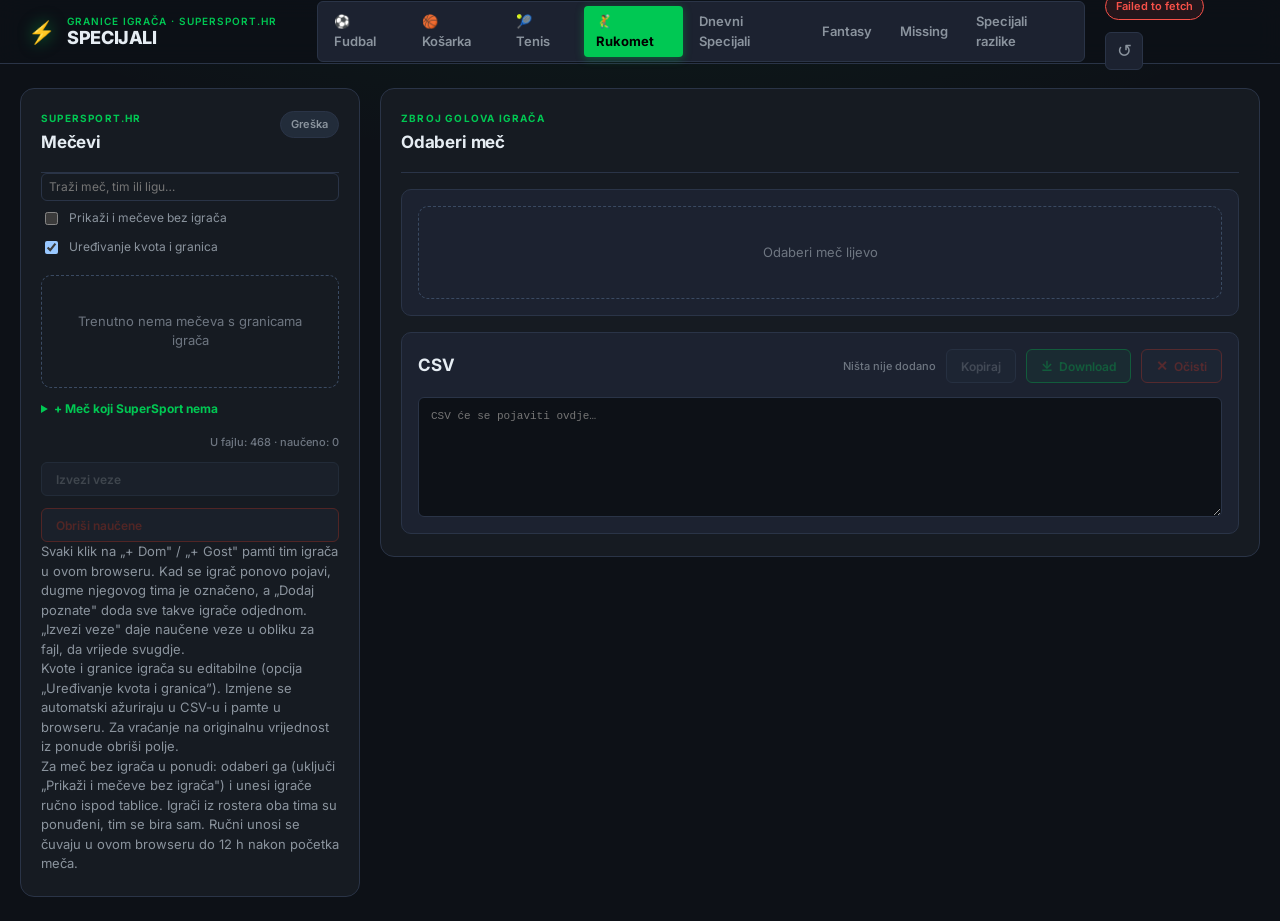
<file: handball.html>
<!doctype html>
<html lang="en">
  <head>
    <meta charset="utf-8">
    <meta name="viewport" content="width=device-width, initial-scale=1">
    <title>SPECIJALI — Rukomet</title>
    <meta name="description" content="Granice golova rukometnih igrača sa SuperSport.hr i CSV za njih.">
    <link rel="icon" type="image/svg+xml" href="./favicon.svg">
    <link rel="preconnect" href="https://fonts.googleapis.com">
    <link rel="preconnect" href="https://fonts.gstatic.com" crossorigin>
    <link href="https://fonts.googleapis.com/css2?family=Inter:wght@400;500;600;700;800&display=swap" rel="stylesheet">
    <link rel="stylesheet" href="./styles.css">
  </head>
  <body>
    <div class="app-root">
      <header class="topbar" aria-labelledby="app-title">
        <div class="topbar-brand">
          <span class="brand-icon" aria-hidden="true">⚡</span>
          <div>
            <span class="brand-tag">granice igrača · supersport.hr</span>
            <h1 id="app-title" class="brand-name">SPECIJALI</h1>
          </div>
        </div>
        <nav class="sports-nav">
          <a href="index.html" class="sport-link">⚽ Fudbal</a>
          <a href="basketball.html" class="sport-link">🏀 Košarka</a>
          <a href="tennis.html" class="sport-link">🎾 Tenis</a>
          <a href="handball.html" class="sport-link is-active">🤾 Rukomet</a>
          <a href="daily-specials.html" class="sport-link">Dnevni Specijali</a>
          <a href="fantasy.html" class="sport-link">Fantasy</a>
          <a href="missing.html" class="sport-link">Missing</a>
          <a href="specials-diff.html" class="sport-link">Specijali razlike</a>
        </nav>
        <div class="topbar-controls">
          <div id="status" class="status-pill" role="status">Starting…</div>
          <button id="refresh-button" class="icon-btn" type="button" title="Osvježi ponudu" aria-label="Osvježi ponudu">
            <span aria-hidden="true">↺</span>
          </button>
        </div>
      </header>

      <main class="workspace daily-workspace">
        <aside class="sidebar daily-sidebar" aria-labelledby="events-title">
          <div class="panel-head">
            <div>
              <span class="eyebrow">SuperSport.hr</span>
              <h2 id="events-title" class="panel-title">Mečevi</h2>
            </div>
            <div id="events-status" class="status-pill" role="status">Učitavanje…</div>
          </div>

          <input id="fixture-search" class="daily-team-input handball-search" type="search" placeholder="Traži meč, tim ili ligu…" autocomplete="off">

          <label class="handball-toggle">
            <input id="show-all-fixtures" type="checkbox">
            <span>Prikaži i mečeve bez igrača</span>
          </label>
          <label class="handball-toggle">
            <input id="editable-odds" type="checkbox" checked>
            <span>Uređivanje kvota i granica</span>
          </label>

          <div id="fixture-list" class="daily-events-list"></div>

          <details class="handball-manual-fixture">
            <summary>+ Meč koji SuperSport nema</summary>
            <form id="manual-fixture-form" class="handball-manual-fixture-form">
              <input id="manual-home" class="daily-team-input" list="team-options" placeholder="Domaćin" required>
              <input id="manual-away" class="daily-team-input" list="team-options" placeholder="Gost" required>
              <input id="manual-start" class="daily-team-input" type="datetime-local" required>
              <button class="action-btn action-btn--secondary" type="submit">Dodaj meč</button>
            </form>
            <datalist id="team-options"></datalist>
          </details>

          <div class="daily-controls">
            <div id="teams-status" class="csv-status-text" role="status"></div>
            <button id="export-teams-button" class="action-btn action-btn--secondary" type="button" disabled>Izvezi veze</button>
            <button id="clear-teams-button" class="action-btn action-btn--danger" type="button" disabled>Obriši naučene</button>
          </div>
          <p class="fantasy-note">
            Svaki klik na „+ Dom" / „+ Gost" pamti tim igrača u ovom browseru. Kad se igrač ponovo pojavi,
            dugme njegovog tima je označeno, a „Dodaj poznate" doda sve takve igrače odjednom.
            „Izvezi veze" daje naučene veze u obliku za fajl, da vrijede svugdje.
          </p>
          <p class="fantasy-note">
            Kvote i granice igrača su editabilne (opcija „Uređivanje kvota i granica”). Izmjene se automatski
            ažuriraju u CSV-u i pamte u browseru. Za vraćanje na originalnu vrijednost iz ponude obriši polje.
          </p>
          <p class="fantasy-note">
            Za meč bez igrača u ponudi: odaberi ga (uključi „Prikaži i mečeve bez igrača") i unesi
            igrače ručno ispod tablice. Igrači iz rostera oba tima su ponuđeni, tim se bira sam.
            Ručni unosi se čuvaju u ovom browseru do 12 h nakon početka meča.
          </p>
        </aside>

        <section class="markets-panel daily-panel" aria-labelledby="players-title">
          <div class="panel-head">
            <div>
              <span class="eyebrow">Zbroj golova igrača</span>
              <h2 id="players-title" class="panel-title">Odaberi meč</h2>
            </div>
            <div class="panel-head-right">
              <div id="datetime-display" class="datetime-display" aria-live="off"></div>
            </div>
          </div>

          <div class="daily-grid">
            <div class="daily-section">
              <div id="players-table-wrap">
                <div class="empty-state">
                  <span class="empty-icon">🤾</span>
                  <span>Odaberi meč lijevo</span>
                </div>
              </div>
            </div>

            <div class="daily-section">
              <div class="daily-section-head">
                <h3 class="panel-title">CSV</h3>
                <div class="daily-csv-actions">
                  <div id="csv-status" class="csv-status-text" role="status">Ništa nije dodano</div>
                  <button id="copy-csv-button" class="action-btn action-btn--secondary" type="button" disabled>Kopiraj</button>
                  <button id="download-csv-button" class="action-btn action-btn--primary" type="button" disabled>
                    <span class="btn-icon">⤓</span> Download
                  </button>
                  <button id="clear-csv-button" class="action-btn action-btn--danger" type="button" disabled>
                    <span class="btn-icon">✕</span> Očisti
                  </button>
                </div>
              </div>
              <textarea id="csv-output" class="csv-output daily-csv-output" spellcheck="false" readonly placeholder="CSV će se pojaviti ovdje…"></textarea>
            </div>
          </div>
        </section>
      </main>
    </div>

    <script type="module" src="./js/handball_main.js"></script>
  </body>
</html>
</file>
<file: styles.css>
/* ─────────────────────────────────────────
   Design tokens — dark sportsbook palette
───────────────────────────────────────── */
:root {
  color-scheme: dark;

  /* Backgrounds */
  --bg:           #0d1117;
  --surface:      #161b22;
  --surface-2:    #1c2230;
  --surface-3:    #222c3a;

  /* Borders */
  --line:         #2a3447;
  --line-bright:  #3a4a62;

  /* Text */
  --text:         #e6edf3;
  --text-2:       #8b949e;
  --text-3:       #6e7681;

  /* Accent — vivid green (sportsbook primary) */
  --accent:       #00c853;
  --accent-dark:  #00a040;
  --accent-glow:  rgba(0, 200, 83, 0.18);

  /* Red for odds / danger */
  --red:          #f85149;
  --red-dark:     #c93c35;

  /* Gold for highlight chips */
  --gold:         #f0b429;

  /* Focus */
  --focus:        rgba(0, 200, 83, 0.35);

  /* Radius */
  --r-sm: 6px;
  --r-md: 10px;
  --r-lg: 14px;

  /* Transitions */
  --t: 0.15s ease;
}

/* ─── Reset ─── */
*, *::before, *::after { box-sizing: border-box; }

body {
  margin: 0;
  min-height: 100vh;
  background: var(--bg);
  background-image:
    radial-gradient(ellipse 80% 40% at 50% -10%, rgba(0,200,83,0.07) 0%, transparent 70%);
  color: var(--text);
  font-family: 'Inter', Arial, Helvetica, sans-serif;
  font-size: 14px;
  line-height: 1.5;
  -webkit-font-smoothing: antialiased;
}

/* ─── App root ─── */
.app-root {
  display: flex;
  flex-direction: column;
  min-height: 100vh;
}

/* ═══════════════════════════════════════
   TOP BAR
═══════════════════════════════════════ */
.topbar {
  position: sticky;
  top: 0;
  z-index: 100;
  display: flex;
  align-items: center;
  gap: 20px;
  padding: 0 28px;
  height: 64px;
  background: rgba(13, 17, 23, 0.92);
  border-bottom: 1px solid var(--line);
  -webkit-backdrop-filter: blur(12px);
  backdrop-filter: blur(12px);
}

.topbar-brand {
  display: flex;
  align-items: center;
  gap: 12px;
  flex-shrink: 0;
}

.brand-icon {
  font-size: 22px;
  line-height: 1;
  filter: drop-shadow(0 0 8px rgba(0,200,83,0.6));
}

.brand-tag {
  display: block;
  font-size: 10px;
  font-weight: 600;
  letter-spacing: 0.1em;
  text-transform: uppercase;
  color: var(--accent);
  line-height: 1;
  margin-bottom: 3px;
}

.brand-name {
  margin: 0;
  font-size: 18px;
  font-weight: 800;
  letter-spacing: -0.02em;
  color: var(--text);
  line-height: 1;
}

.topbar-controls {
  display: flex;
  align-items: center;
  gap: 12px;
  margin-left: auto;
  flex-wrap: wrap;
}

/* ─── Icon button ─── */
.icon-btn {
  width: 38px;
  height: 38px;
  border: 1px solid var(--line);
  border-radius: var(--r-sm);
  background: var(--surface-2);
  color: var(--text-2);
  cursor: pointer;
  font-size: 18px;
  display: grid;
  place-items: center;
  transition: border-color var(--t), color var(--t), background var(--t);
  flex-shrink: 0;
}

.icon-btn:hover {
  border-color: var(--accent);
  color: var(--accent);
  background: var(--accent-glow);
}

.icon-btn:focus-visible {
  outline: 2px solid var(--focus);
  outline-offset: 2px;
}

/* ═══════════════════════════════════════
   WORKSPACE (sidebar + main)
═══════════════════════════════════════ */
.workspace {
  display: grid;
  grid-template-columns: 300px 1fr;
  gap: 0;
  flex: 1;
  max-width: 1440px;
  width: 100%;
  margin: 0 auto;
  padding: 24px 20px;
  gap: 20px;
  align-items: start;
}

/* ─── Shared panel base ─── */
.sidebar,
.markets-panel {
  background: var(--surface);
  border: 1px solid var(--line);
  border-radius: var(--r-lg);
  padding: 22px 20px;
}

.markets-panel {
  overflow: hidden;
}

.sidebar {
  position: sticky;
  top: 24px;
  max-height: calc(100vh - 48px);
  overflow-y: auto;
}

/* ─── Sidebar CSV preview ─── */
.csv-preview-divider {
  border: none;
  border-top: 1px solid var(--line);
  margin: 20px 0;
}

.csv-preview-content {
  margin: 0;
  padding: 10px 12px;
  background: var(--surface-2);
  border: 1px solid var(--line);
  border-radius: var(--r-sm);
  font-family: "Courier New", monospace;
  font-size: 11px;
  line-height: 1.5;
  color: var(--accent);
  white-space: pre;
  overflow-x: auto;
  overflow-y: auto;
  max-height: 320px;
}

/* ─── Panel heading area ─── */
.panel-head {
  display: flex;
  align-items: flex-start;
  justify-content: space-between;
  gap: 12px;
  padding-bottom: 16px;
  border-bottom: 1px solid var(--line);
}

.panel-head-right {
  display: flex;
  flex-direction: column;
  align-items: flex-end;
  gap: 6px;
}

.datetime-display {
  font-size: 11px;
  font-variant-numeric: tabular-nums;
  color: var(--text-2);
  letter-spacing: 0.03em;
}

.eyebrow {
  display: block;
  margin: 0 0 4px;
  font-size: 10px;
  font-weight: 700;
  letter-spacing: 0.12em;
  text-transform: uppercase;
  color: var(--accent);
}

.panel-title {
  margin: 0;
  font-size: 17px;
  font-weight: 700;
  letter-spacing: -0.01em;
  color: var(--text);
}

/* ─── Status pills ─── */
.status-pill {
  display: inline-flex;
  align-items: center;
  padding: 4px 10px;
  border-radius: 20px;
  background: var(--surface-3);
  border: 1px solid var(--line);
  color: var(--text-2);
  font-size: 11px;
  font-weight: 600;
  white-space: nowrap;
  text-align: center;
  min-width: 0;
  transition: color var(--t);
}

.status-pill.is-error {
  border-color: var(--red);
  color: var(--red);
  background: rgba(248, 81, 73, 0.1);
}

/* ─── Fields / selects ─── */
.field {
  display: grid;
  gap: 7px;
}

.field-label {
  font-size: 11px;
  font-weight: 700;
  letter-spacing: 0.06em;
  text-transform: uppercase;
  color: var(--text-3);
}

.field--inline {
  display: flex;
  align-items: center;
  gap: 10px;
}

.field--inline .field-label {
  white-space: nowrap;
}

select {
  width: 100%;
  min-height: 40px;
  border: 1px solid var(--line);
  border-radius: var(--r-sm);
  background: var(--surface-2);
  color: var(--text);
  font-family: inherit;
  font-size: 14px;
  font-weight: 500;
  padding: 8px 12px;
  cursor: pointer;
  transition: border-color var(--t);
  appearance: auto;
}

select:focus {
  outline: 2px solid var(--focus);
  outline-offset: 2px;
  border-color: var(--accent);
}

select:disabled {
  color: var(--text-3);
  background: var(--surface);
  cursor: not-allowed;
  opacity: 0.6;
}

option,
optgroup {
  color: #111;
  background: #fff;
}

#competition-select {
  border-color: var(--line-bright);
  box-shadow: 0 0 0 1px var(--line-bright);
}

#competition-select:hover:not(:disabled) {
  border-color: var(--accent);
  box-shadow: 0 0 0 1px var(--accent), 0 0 8px var(--accent-glow);
}

/* ─── Specijali odds filter ─── */
.specijali-filter {
  display: flex;
  align-items: center;
  gap: 8px;
  margin-top: 12px;
}

.odds-range-input {
  width: 80px;
  height: 32px;
  padding: 0 8px;
  border: 1px solid var(--line-bright);
  border-radius: var(--r-sm);
  background: var(--surface-2);
  color: var(--text);
  font-family: inherit;
  font-size: 13px;
  transition: border-color var(--t);
}

.odds-range-input:focus {
  outline: none;
  border-color: var(--accent);
}

.odds-range-input::placeholder {
  color: var(--text-3);
}

.event-rewrite-input {
  width: 260px;
  height: 32px;
  padding: 0 10px;
  border: 1px solid var(--line-bright);
  border-radius: var(--r-sm);
  background: var(--surface-2);
  color: var(--text);
  font-family: inherit;
  font-size: 13px;
  transition: border-color var(--t), box-shadow var(--t);
}

.event-rewrite-input:focus {
  outline: none;
  border-color: var(--accent);
}

.event-rewrite-input.is-invalid {
  border-color: var(--red);
  box-shadow: 0 0 0 2px rgba(248, 81, 73, 0.2);
}

.event-rewrite-input.is-invalid:focus {
  border-color: var(--red);
  box-shadow: 0 0 0 2px rgba(248, 81, 73, 0.4);
}

.info-btn {
  background: none;
  border: none;
  color: var(--text-3);
  cursor: pointer;
  font-size: 15px;
  padding: 0;
  display: inline-flex;
  align-items: center;
  justify-content: center;
  width: 20px;
  height: 20px;
  transition: color var(--t);
  flex-shrink: 0;
}

.info-btn:hover {
  color: var(--accent);
}

.event-rewrite-input::placeholder {
  color: var(--text-3);
}

/* Daily specials */
.daily-workspace {
  grid-template-columns: 340px 1fr;
  max-width: 1600px;
}

.daily-sidebar {
  top: 88px;
}

.daily-panel {
  min-width: 0;
}

.daily-controls {
  display: grid;
  gap: 12px;
  padding-top: 16px;
}

.daily-time-grid,
.daily-form-grid,
.daily-duel-grid {
  display: grid;
  gap: 12px;
}

.daily-time-grid {
  grid-template-columns: 1fr 1fr;
}

.daily-form-grid {
  grid-template-columns: minmax(180px, 1.2fr) minmax(180px, 1fr) minmax(160px, 0.9fr);
}

.daily-duel-grid {
  grid-template-columns: 1fr 1fr;
}

.daily-input {
  width: 100%;
  min-height: 40px;
  border: 1px solid var(--line);
  border-radius: var(--r-sm);
  background: var(--surface-2);
  color: var(--text);
  font: inherit;
  padding: 8px 12px;
}

.daily-input:focus {
  outline: 2px solid var(--focus);
  outline-offset: 2px;
  border-color: var(--accent);
}

.daily-events-list {
  display: grid;
  gap: 8px;
  margin-top: 18px;
}

.daily-competition-list {
  display: grid;
  gap: 8px;
  max-height: 260px;
  overflow-y: auto;
  padding: 8px;
  border: 1px solid var(--line);
  border-radius: var(--r-sm);
  background: var(--surface-2);
}

.daily-competition-category {
  margin: 6px 0 4px;
  color: var(--accent);
  font-size: 10px;
  font-weight: 800;
  letter-spacing: 0.08em;
  text-transform: uppercase;
}

.daily-competition-row {
  display: grid;
  grid-template-columns: 16px 1fr;
  gap: 8px;
  align-items: start;
  padding: 6px 4px;
  border-radius: var(--r-sm);
  color: var(--text-2);
  font-size: 12px;
  cursor: pointer;
}

.daily-competition-row:hover {
  background: var(--surface-3);
  color: var(--text);
}

.daily-competition-row input {
  margin-top: 2px;
  accent-color: var(--accent);
}

.daily-event-row {
  display: grid;
  grid-template-columns: 18px 1fr;
  gap: 4px 10px;
  align-items: start;
  padding: 10px 12px;
  border: 1px solid var(--line);
  border-radius: var(--r-sm);
  background: var(--surface-2);
  cursor: pointer;
}

.daily-event-row:hover {
  border-color: var(--line-bright);
}

.daily-event-row input {
  grid-row: 1 / span 2;
  margin-top: 3px;
  accent-color: var(--accent);
}

.daily-event-main {
  color: var(--text);
  font-size: 13px;
  font-weight: 700;
  line-height: 1.3;
}

.daily-event-meta {
  color: var(--text-3);
  font-size: 11px;
  font-variant-numeric: tabular-nums;
}

.daily-team-edit {
  grid-column: 2;
  display: grid;
  grid-template-columns: 1fr 1fr;
  gap: 8px;
  margin-top: 5px;
}

.daily-team-input,
.daily-odds-edit {
  min-width: 0;
  border: 1px solid var(--line);
  border-radius: var(--r-sm);
  background: var(--surface);
  color: var(--text);
  font: inherit;
}

.daily-team-input {
  height: 28px;
  padding: 4px 7px;
  font-size: 12px;
}

.daily-team-input:focus,
.daily-odds-edit:focus {
  outline: 2px solid var(--focus);
  outline-offset: 1px;
  border-color: var(--accent);
}

.daily-odds-edit {
  width: 72px;
  height: 28px;
  padding: 3px 6px;
  color: var(--accent);
  font-size: 12px;
  font-weight: 800;
  text-align: center;
  font-variant-numeric: tabular-nums;
}

.daily-grid {
  display: grid;
  grid-template-columns: minmax(0, 1fr);
  gap: 16px;
  padding-top: 16px;
}

.daily-section {
  display: grid;
  gap: 14px;
  padding: 16px;
  border: 1px solid var(--line);
  border-radius: var(--r-md);
  background: var(--surface-2);
}

.daily-section-head {
  display: flex;
  align-items: center;
  justify-content: space-between;
  gap: 12px;
}

.daily-table {
  width: 100%;
  border-collapse: collapse;
  font-size: 13px;
}

.daily-table th,
.daily-table td {
  padding: 8px 10px;
  border-bottom: 1px solid var(--line);
  text-align: left;
  vertical-align: middle;
}

.daily-table th {
  color: var(--text-3);
  font-size: 11px;
  font-weight: 800;
  letter-spacing: 0.06em;
  text-transform: uppercase;
}

.daily-table td:nth-child(n+2):nth-child(-n+4) {
  font-variant-numeric: tabular-nums;
  color: var(--accent);
  font-weight: 800;
}

.handball-table td:nth-child(2) {
  color: var(--text);
  font-weight: normal;
}

.handball-table td:nth-child(n+3):nth-child(-n+5) {
  font-variant-numeric: tabular-nums;
  color: var(--accent);
  font-weight: 800;
}

.handball-check-th,
.handball-check-td {
  width: 38px;
  text-align: center;
  padding-left: 6px !important;
  padding-right: 6px !important;
}

.handball-player-check,
.handball-check-all {
  width: 16px;
  height: 16px;
  margin: 0;
  accent-color: var(--accent);
  cursor: pointer;
  vertical-align: middle;
}

.daily-table tr.is-muted td {
  color: var(--text-3);
}

.daily-table tr.is-muted .daily-team-input,
.daily-table tr.is-muted .daily-odds-edit {
  opacity: 0.5;
}

.daily-multi {
  min-height: 132px;
}

.daily-player-preview {
  min-height: 0;
}

.daily-preview-odds {
  display: flex;
  align-items: center;
  gap: 6px 14px;
  flex-wrap: wrap;
  padding: 8px 10px;
  border: 1px solid var(--line);
  border-radius: var(--r-sm);
  background: var(--surface);
  font-size: 12px;
}

.daily-preview-label {
  color: var(--text-3);
  font-size: 10px;
  font-weight: 800;
  letter-spacing: 0.04em;
  text-transform: uppercase;
}

.daily-preview-value {
  color: var(--accent);
  font-weight: 700;
  font-size: 14px;
  margin-right: 8px;
}

.daily-preview-error {
  padding: 6px 10px;
  font-size: 11px;
  color: var(--text-3);
}

.daily-added-list {
  display: grid;
  gap: 8px;
}

.daily-added-row {
  display: flex;
  align-items: center;
  justify-content: space-between;
  gap: 10px;
  padding: 9px 10px;
  border: 1px solid var(--line);
  border-radius: var(--r-sm);
  background: var(--surface);
  color: var(--text-2);
  font-size: 12px;
}

.daily-added-row > span {
  min-width: 0;
  flex: 1;
}

.daily-added-editor {
  display: flex;
  align-items: center;
  gap: 8px;
  flex-wrap: wrap;
}

.daily-added-editor > span {
  min-width: 180px;
  color: var(--text);
  font-weight: 700;
}

.daily-added-editor label {
  display: inline-flex;
  align-items: center;
  gap: 4px;
  color: var(--text-3);
  font-size: 10px;
  font-weight: 800;
  letter-spacing: 0.04em;
}

.daily-added-row.is-error {
  border-color: rgba(248, 81, 73, 0.45);
  color: var(--red);
}

.daily-csv-actions {
  display: flex;
  align-items: center;
  gap: 10px;
  flex-wrap: wrap;
}

.daily-csv-output {
  min-height: 260px;
}

.fantasy-select-actions {
  display: flex;
  gap: 8px;
  margin-bottom: 10px;
}

.fantasy-select-actions .action-btn {
  flex: 1;
}

.fantasy-note {
  color: var(--text-2);
  font-size: 13px;
  line-height: 1.5;
  margin: 0;
}

.fantasy-table-wrap {
  overflow-x: auto;
}

.fantasy-table {
  min-width: 720px;
}

.fantasy-points-cell {
  font-weight: 700;
  color: var(--accent);
}

@media (max-width: 980px) {
  .daily-workspace,
  .workspace {
    grid-template-columns: 1fr;
  }

  .daily-sidebar,
  .sidebar {
    position: static;
    max-height: none;
  }

  .daily-form-grid,
  .daily-duel-grid {
    grid-template-columns: 1fr;
  }
}

.specijali-filter-sep {
  color: var(--text-3);
  font-size: 13px;
}

.soccer-xg-panel {
  display: flex;
  align-items: center;
  justify-content: space-between;
  gap: 14px;
  margin-top: 12px;
  padding: 10px 14px;
  border: 1px solid var(--line);
  border-radius: var(--r-md);
  background: var(--surface-2);
}

.soccer-xg-panel[hidden] {
  display: none;
}

.xg-panel-head {
  display: flex;
  align-items: center;
  gap: 10px;
  min-width: 0;
}

.xg-panel-note {
  color: var(--text-3);
  font-size: 12px;
  white-space: nowrap;
}

.xg-values {
  display: flex;
  align-items: stretch;
  gap: 8px;
  min-width: 0;
}

.xg-team {
  display: grid;
  grid-template-columns: minmax(72px, 1fr) auto;
  align-items: center;
  gap: 10px;
  min-width: 150px;
  max-width: 260px;
  padding: 7px 10px;
  border: 1px solid var(--line);
  border-radius: var(--r-sm);
  background: var(--surface);
}

.xg-team-name {
  overflow: hidden;
  color: var(--text-2);
  font-size: 12px;
  font-weight: 700;
  text-overflow: ellipsis;
  white-space: nowrap;
}

.xg-team strong {
  color: var(--accent);
  font-size: 16px;
  font-weight: 800;
  line-height: 1;
}

.xg-team--rho {
  min-width: 88px;
}

.world-cup-period-offer-panel {
  display: flex;
  flex-direction: column;
  gap: 10px;
  margin-top: 12px;
  padding: 12px 14px;
  border: 1px solid var(--line);
  border-radius: var(--r-md);
  background: var(--surface-2);
}

.world-cup-period-offer-panel[hidden] {
  display: none;
}

.period-offer-head {
  display: flex;
  align-items: center;
  gap: 10px;
  min-width: 0;
}

.period-offer-grid {
  display: grid;
  grid-template-columns: repeat(4, minmax(180px, 1fr));
  gap: 10px;
}

.period-offer-card {
  display: flex;
  flex-direction: column;
  gap: 8px;
  min-width: 0;
  padding: 10px;
  border: 1px solid var(--line);
  border-radius: var(--r-sm);
  background: var(--surface);
}

.period-offer-card-head {
  display: flex;
  align-items: baseline;
  justify-content: space-between;
  gap: 8px;
}

.period-offer-card-head strong {
  color: var(--text);
  font-size: 13px;
  line-height: 1.2;
}

.period-offer-card-head span {
  color: var(--text-3);
  font-size: 11px;
  white-space: nowrap;
}

.period-offer-actions {
  display: flex;
  flex-direction: column;
  gap: 6px;
}

.period-offer-odd {
  display: grid;
  grid-template-columns: minmax(0, 1fr) auto 28px;
  align-items: center;
  gap: 8px;
}

.period-offer-odd-label {
  overflow: hidden;
  color: var(--text-2);
  font-size: 12px;
  font-weight: 700;
  text-overflow: ellipsis;
  white-space: nowrap;
}

.period-offer-price {
  color: var(--accent);
  font-size: 14px;
  font-weight: 800;
  line-height: 1;
}

.period-offer-add {
  width: 28px;
  height: 28px;
  min-width: 28px;
  padding: 0;
}

.market-card--custom-special {
  border-color: rgba(0, 204, 91, 0.45);
  background: linear-gradient(90deg, rgba(0, 204, 91, 0.08), rgba(0, 204, 91, 0.02)), var(--surface-2);
}

.custom-special-badge {
  padding: 3px 7px;
  border: 1px solid rgba(0, 204, 91, 0.45);
  border-radius: var(--r-sm);
  color: var(--accent);
  font-size: 11px;
  font-weight: 800;
  text-transform: uppercase;
  white-space: nowrap;
}

.odd-button--custom-special {
  border-color: rgba(0, 204, 91, 0.35);
}

/* ─── Margin / odds adjustment control ─── */
.margin-control {
  display: flex;
  align-items: center;
  gap: 10px;
  padding: 10px 14px;
  background: var(--surface-2);
  border: 1px solid var(--line);
  border-radius: var(--r-md);
  margin-bottom: 10px;
  flex-wrap: wrap;
}

.margin-radio {
  display: flex;
  align-items: center;
  gap: 5px;
  font-size: 13px;
  color: var(--text);
  cursor: pointer;
  -webkit-user-select: none;
  user-select: none;
}

.margin-radio input[type="radio"] {
  accent-color: var(--accent);
  width: 14px;
  height: 14px;
  cursor: pointer;
}

.margin-pct-input {
  width: 72px;
  padding: 5px 8px;
  background: var(--surface-3);
  border: 1px solid var(--line-bright);
  border-radius: var(--r-sm);
  color: var(--text);
  font-size: 13px;
  font-family: inherit;
  text-align: right;
}

.margin-pct-input:focus {
  outline: 2px solid var(--focus);
  outline-offset: 1px;
  border-color: var(--accent);
}

.margin-pct-input::placeholder {
  color: var(--text-3);
}

/* ─── Market search ─── */
.market-search-wrap {
  margin-top: 12px;
}

.market-search-input {
  width: 100%;
  padding: 8px 12px;
  background: var(--surface-2);
  border: 1px solid var(--line-bright);
  border-radius: var(--r-md);
  color: var(--text);
  font-size: 13px;
  font-family: inherit;
}

.market-search-input:focus {
  outline: 2px solid var(--focus);
  outline-offset: 1px;
  border-color: var(--accent);
}

.market-search-input::placeholder {
  color: var(--text-3);
}

/* ═══════════════════════════════════════
   MARKET TABS
═══════════════════════════════════════ */
.market-tabs {
  display: flex;
  gap: 6px;
  margin-top: 20px;
  padding: 4px;
  background: var(--surface-2);
  border: 1px solid var(--line);
  border-radius: var(--r-md);
}

.market-tab {
  flex: 1;
  padding: 8px 12px;
  border: none;
  border-radius: var(--r-sm);
  background: transparent;
  color: var(--text-2);
  cursor: pointer;
  font-family: inherit;
  font-size: 12px;
  font-weight: 600;
  letter-spacing: 0.03em;
  transition: color var(--t), background var(--t);
  white-space: nowrap;
}

.market-tab:hover {
  color: var(--text);
  background: var(--surface-3);
}

.market-tab.is-active {
  background: var(--accent);
  color: #000;
  font-weight: 700;
  box-shadow: 0 2px 8px rgba(0,200,83,0.35);
}

.market-tab:focus-visible {
  outline: 2px solid var(--focus);
  outline-offset: 1px;
}

/* ═══════════════════════════════════════
   CSV PANEL
═══════════════════════════════════════ */
.csv-panel {
  display: grid;
  gap: 10px;
  margin-top: 18px;
  padding: 14px;
  background: var(--surface-2);
  border: 1px solid var(--line);
  border-radius: var(--r-md);
}

.csv-actions {
  display: flex;
  align-items: center;
  gap: 8px;
  flex-wrap: wrap;
}

/* ─── Action buttons ─── */
.action-btn {
  display: inline-flex;
  align-items: center;
  gap: 6px;
  min-height: 34px;
  padding: 6px 14px;
  border: 1px solid var(--line-bright);
  border-radius: var(--r-sm);
  background: var(--surface-3);
  color: var(--text-2);
  font-family: inherit;
  font-size: 12px;
  font-weight: 600;
  cursor: pointer;
  transition: border-color var(--t), color var(--t), background var(--t);
  white-space: nowrap;
}

.action-btn:hover:not(:disabled) {
  border-color: var(--accent);
  color: var(--accent);
  background: var(--accent-glow);
}

.action-btn:disabled {
  opacity: 0.35;
  cursor: not-allowed;
}

.action-btn--primary {
  border-color: var(--accent);
  color: var(--accent);
  background: var(--accent-glow);
}

.action-btn--primary:hover:not(:disabled) {
  background: var(--accent);
  color: #000;
  font-weight: 700;
}

.btn-icon {
  font-size: 14px;
  line-height: 1;
}

.action-btn--secondary {
  border-color: var(--line-bright);
  color: var(--text-2);
}

.action-btn--danger {
  border-color: #c0392b;
  color: #c0392b;
}

.action-btn--danger:hover:not(:disabled) {
  background: #c0392b;
  color: #fff;
}

.action-btn--secondary:hover {
  border-color: var(--accent);
  color: var(--accent);
  background: var(--accent-glow);
}

#dodaj-default-button:not(:disabled) {
  position: relative;
  border-color: var(--accent);
  border-width: 2px;
  color: var(--accent);
  font-weight: 700;
  background: var(--accent-glow);
}

#dodaj-default-button:not(:disabled)::before {
  content: "";
  position: absolute;
  inset: -2px;
  border-radius: inherit;
  box-shadow: 0 0 12px rgba(0, 200, 83, 0.55), 0 0 26px rgba(0, 200, 83, 0.28);
  opacity: 0.35;
  animation: dodaj-pulse 2.4s ease-in-out infinite;
  pointer-events: none;
}

#dodaj-default-button:not(:disabled):hover {
  background: var(--accent);
  color: #000;
}

#dodaj-default-button:not(:disabled):hover::before {
  animation: none;
  opacity: 0.9;
}

@keyframes dodaj-pulse {
  0%, 100% { opacity: 0.25; }
  50%       { opacity: 0.85; }
}

.action-btn:focus-visible,
.icon-btn:focus-visible {
  outline: 2px solid var(--focus);
  outline-offset: 2px;
}

.csv-status-text {
  margin-left: auto;
  font-size: 11px;
  font-weight: 500;
  color: var(--text-3);
  text-align: right;
}

.csv-output {
  width: 100%;
  min-height: 120px;
  border: 1px solid var(--line);
  border-radius: var(--r-sm);
  background: var(--bg);
  color: var(--accent);
  font-family: 'Consolas', 'Courier New', monospace;
  font-size: 11px;
  line-height: 1.55;
  padding: 10px 12px;
  resize: vertical;
  transition: border-color var(--t);
}

.csv-output:focus {
  outline: 2px solid var(--focus);
  outline-offset: 2px;
  border-color: var(--accent);
}

/* ═══════════════════════════════════════
   MARKETS LIST
═══════════════════════════════════════ */
.markets-list {
  display: grid;
  gap: 10px;
  margin-top: 18px;
}

/* ─── Market card ─── */
.market-card {
  display: grid;
  grid-template-columns: minmax(200px, 1fr) minmax(280px, 2fr);
  gap: 12px;
  align-items: start;
  background: var(--surface-2);
  border: 1px solid var(--line);
  border-radius: var(--r-md);
  padding: 14px 16px;
  transition: border-color var(--t);
}

.market-card:hover {
  border-color: var(--line-bright);
}

.market-title {
  margin: 0;
  font-size: 13px;
  font-weight: 600;
  color: var(--text);
  line-height: 1.4;
}

.market-reset-btn {
  flex-shrink: 0;
  background: none;
  border: none;
  color: var(--text-3);
  cursor: pointer;
  font-size: 15px;
  line-height: 1;
  padding: 2px 5px;
  border-radius: var(--r-sm);
  transition: color var(--t), background var(--t);
}
.market-reset-btn:hover {
  color: var(--accent);
  background: var(--accent-glow);
}

.market-original-name {
  margin: 3px 0 0;
  font-size: 11px;
  color: var(--text-3);
  line-height: 1.4;
  font-style: italic;
}

.market-title--editable {
  cursor: text;
  border-radius: var(--r-sm);
  padding: 2px 6px;
  margin: -2px -6px;
  outline: none;
  border: 1px dashed var(--line-bright);
  transition: background var(--t), border-color var(--t), box-shadow var(--t);
}
.market-title--editable:hover {
  background: rgba(255,255,255,0.04);
  border-color: var(--text-3);
}
.market-title--editable:focus {
  background: rgba(255,255,255,0.06);
  border-color: var(--accent);
  box-shadow: 0 0 0 2px var(--accent-glow);
}

.odd-price--editable {
  cursor: text;
  outline: none;
  border: 1px dashed var(--line-bright);
  border-radius: 3px;
  padding: 1px 4px;
  margin: -1px -4px;
  display: inline-block;
  transition: border-color var(--t), background var(--t);
}
.odd-price--editable:hover {
  background: rgba(255,255,255,0.04);
  border-color: var(--text-3);
}
.odd-price--editable:focus {
  background: rgba(255,255,255,0.06);
  border-color: var(--accent);
}

.player-odd-price--editable {
  cursor: text;
  outline: none;
  border: 1px dashed var(--line-bright);
  transition: border-color var(--t), background var(--t);
}
.player-odd-price--editable:hover {
  background: rgba(255,255,255,0.04);
  border-color: var(--text-3);
}
.player-odd-price--editable:focus {
  background: rgba(255,255,255,0.06);
  border-color: var(--accent);
}

.field--spaced {
  margin-top: 16px;
}

.market-title-area {
  display: flex;
  align-items: flex-start;
  gap: 8px;
}

.market-subtitle {
  grid-column: 1 / -1;
  margin: -6px 0 0;
  font-size: 11px;
  color: var(--text-3);
}

/* Combo (Specijali) card tint */
.market-card--combo {
  border-color: rgba(0,200,83,0.2);
  background: rgba(0,200,83,0.04);
}

.market-card--combo:hover {
  border-color: rgba(0,200,83,0.4);
}

/* ─── Odds grid ─── */
.odds-grid {
  display: flex;
  flex-wrap: wrap;
  gap: 7px;
  justify-content: flex-end;
}

/* ─── Odd chip ─── */
.odd-button {
  flex: 0 0 108px;
  min-height: 48px;
  border: 1px solid var(--line-bright);
  border-radius: var(--r-sm);
  background: var(--surface-3);
  color: var(--text);
  cursor: default;
  padding: 7px 10px;
  text-align: left;
  transition: border-color var(--t), background var(--t);
}

.odd-button:hover {
  border-color: var(--accent);
  background: var(--accent-glow);
}

.odd-label,
.odd-price {
  display: block;
}

.odd-label {
  font-size: 11px;
  font-weight: 500;
  color: var(--text-2);
  overflow-wrap: anywhere;
  line-height: 1.3;
}

.odd-price {
  margin-top: 5px;
  font-size: 17px;
  font-weight: 700;
  color: var(--gold);
  letter-spacing: -0.01em;
}

/* ─── Empty state ─── */
.empty-state {
  display: flex;
  flex-direction: column;
  align-items: center;
  gap: 10px;
  border: 1px dashed var(--line-bright);
  border-radius: var(--r-md);
  color: var(--text-3);
  padding: 36px 20px;
  text-align: center;
  font-size: 13px;
}

.empty-icon {
  font-size: 28px;
  line-height: 1;
  opacity: 0.5;
}

/* ═══════════════════════════════════════
   COMBO ODD WRAPPER (specijali +button)
═══════════════════════════════════════ */
.combo-odd-wrapper {
  flex: 0 0 108px;
  position: relative;
  display: flex;
  flex-direction: column;
}

.combo-odd-wrapper .odd-button {
  flex: none;
  width: 100%;
  cursor: pointer;
  padding-right: 28px; /* Leave space for the absolute checkbox */
}

.combo-odd-wrapper:has(.add-odd-button--inline.is-added) .odd-button {
  border-color: var(--accent);
  background: var(--accent-glow);
}

.add-odd-button--inline {
  position: absolute;
  top: 6px;
  right: 6px;
  width: 16px;
  height: 16px;
  border: 1.5px solid var(--red);
  border-radius: 4px;
  background: var(--surface-2);
  box-shadow: 0 0 6px rgba(248, 81, 73, 0.6), 0 0 0 2px rgba(248, 81, 73, 0.18);
  cursor: pointer;
  display: flex;
  align-items: center;
  justify-content: center;
  transition: border-color var(--t), background var(--t), box-shadow var(--t);
  z-index: 2;
  font-size: 0 !important; /* Hide + / ✓ text content */
}

.add-odd-button--inline:hover:not(:disabled) {
  border-color: var(--accent);
  background: var(--accent-glow);
}

.add-odd-button--inline::after {
  content: "";
  position: absolute;
  width: 8px;
  height: 4px;
  border-left: 1.5px solid #000;
  border-bottom: 1.5px solid #000;
  transform: rotate(-45deg) translate(0.5px, -0.5px);
  opacity: 0;
  transition: opacity var(--t);
}

.add-odd-button--inline.is-added {
  background: var(--accent);
  border-color: var(--accent);
  box-shadow: 0 0 6px rgba(0, 200, 83, 0.6);
}

.add-odd-button--inline.is-added::after {
  opacity: 1;
}

.add-odd-button--inline.is-added:hover {
  background: var(--accent-dark);
  border-color: var(--accent-dark);
}

/* ═══════════════════════════════════════
   PLAYER PROP ROWS
═══════════════════════════════════════ */
.player-results {
  border-color: rgba(0,200,83,0.25);
  background: rgba(0,200,83,0.03);
  grid-template-columns: 1fr;
}

.player-card-header-area {
  display: flex;
  align-items: center;
  gap: 10px;
}

.player-card-header {
  display: flex;
  align-items: center;
  justify-content: space-between;
  gap: 8px;
  flex: 1;
  min-width: 0;
  background: none;
  border: none;
  color: inherit;
  font-family: inherit;
  cursor: pointer;
  padding: 0;
  text-align: left;
}

.player-select-btn {
  flex-shrink: 0;
  width: 20px;
  height: 20px;
  border-radius: var(--r-sm);
  border: 1.5px solid var(--line-bright);
  background: none;
  cursor: pointer;
  display: flex;
  align-items: center;
  justify-content: center;
  transition: border-color var(--t), background var(--t);
  position: relative;
  font-size: 0 !important; /* Hide + / ✓ text content */
}

.player-select-btn:hover {
  border-color: var(--accent);
}

.player-select-btn::after {
  content: "";
  position: absolute;
  width: 9px;
  height: 5px;
  border-left: 2px solid #000;
  border-bottom: 2px solid #000;
  transform: rotate(-45deg) translate(0.5px, -0.5px);
  opacity: 0;
  transition: opacity var(--t);
}

.player-select-btn.is-selected {
  border-color: var(--accent);
  background: var(--accent);
}

.player-select-btn.is-selected::after {
  opacity: 1;
}

.player-card-header-text {
  flex: 1;
  min-width: 0;
}

.player-card-count {
  display: block;
  margin-top: 3px;
  font-size: 11px;
  color: var(--text-3);
}

.player-card-chevron {
  font-size: 20px;
  line-height: 1;
  color: var(--text-3);
  transition: transform var(--t);
  flex-shrink: 0;
}

.player-results.is-expanded .player-card-chevron {
  transform: rotate(90deg);
}

.player-odds-list {
  display: grid;
  gap: 6px;
  max-height: 0;
  overflow: hidden;
  transition: max-height 0.25s ease, margin-top 0.25s ease;
}

.player-results.is-expanded .player-odds-list {
  max-height: 4000px;
  margin-top: 12px;
}

.player-odd-row {
  display: grid;
  grid-template-columns: minmax(0, 1fr) auto 76px;
  gap: 10px;
  align-items: center;
  background: var(--surface-3);
  border: 1px solid var(--line);
  border-radius: var(--r-sm);
  padding: 8px 12px;
  transition: border-color var(--t);
}

.player-odd-row:hover {
  border-color: var(--line-bright);
}

.player-odd-text {
  min-width: 0;
}

.player-odd-market {
  display: block;
  font-size: 12px;
  font-weight: 600;
  color: var(--text);
  line-height: 1.3;
  overflow-wrap: anywhere;
}

.player-odd-name {
  display: block;
  margin-top: 2px;
  font-size: 11px;
  color: var(--text-2);
  line-height: 1.3;
  overflow-wrap: anywhere;
}

.player-odd-price {
  justify-self: end;
  min-width: 60px;
  border: 1px solid var(--line-bright);
  border-radius: var(--r-sm);
  background: var(--surface-2);
  padding: 6px 8px;
  text-align: center;
  font-size: 16px;
  font-weight: 700;
  color: var(--gold);
}

/* ─── Player prop add button ─── */
.add-odd-button {
  width: 20px;
  height: 20px;
  border: 1.5px solid var(--red);
  border-radius: var(--r-sm);
  background: var(--surface-2);
  box-shadow: 0 0 8px rgba(248, 81, 73, 0.6), 0 0 0 2px rgba(248, 81, 73, 0.18);
  cursor: pointer;
  display: flex;
  align-items: center;
  justify-content: center;
  flex-shrink: 0;
  transition: border-color var(--t), background var(--t), box-shadow var(--t);
  position: relative;
  font-size: 0 !important; /* Hide + / ✓ text content */
}

.add-odd-button:hover:not(:disabled) {
  border-color: var(--accent);
  box-shadow: 0 0 0 3px var(--accent-glow);
}

.add-odd-button::after {
  content: "";
  position: absolute;
  width: 9px;
  height: 5px;
  border-left: 2px solid #000;
  border-bottom: 2px solid #000;
  transform: rotate(-45deg) translate(0.5px, -0.5px);
  opacity: 0;
  transition: opacity var(--t);
}

.add-odd-button.is-added {
  background: var(--accent);
  border-color: var(--accent);
  box-shadow: 0 0 8px rgba(0, 200, 83, 0.6);
}

.add-odd-button.is-added::after {
  opacity: 1;
}

.add-odd-button.is-added:hover {
  background: var(--accent-dark);
  border-color: var(--accent-dark);
}

/* ─── Player group card ─── */
.market-subtitle {
  grid-column: 1 / -1;
  margin: -4px 0 0;
  color: var(--text-3);
  font-size: 11px;
}

/* ═══════════════════════════════════════
   RESPONSIVE
═══════════════════════════════════════ */
@media (max-width: 860px) {
  .workspace {
    grid-template-columns: 1fr;
    padding: 16px;
    gap: 14px;
  }

  .topbar {
    flex-wrap: wrap;
    height: auto;
    padding: 12px 16px;
    gap: 10px;
  }

  .topbar-controls {
    width: 100%;
    flex-wrap: wrap;
  }

  .market-card {
    grid-template-columns: 1fr;
  }

  .odds-grid {
    justify-content: flex-start;
  }

  .market-tabs {
    gap: 4px;
  }

  .market-tab {
    font-size: 11px;
    padding: 7px 8px;
  }

  .soccer-xg-panel {
    align-items: stretch;
    flex-direction: column;
  }

  .xg-values {
    flex-wrap: wrap;
  }

  .xg-team {
    flex: 1 1 140px;
  }

  .period-offer-grid {
    grid-template-columns: repeat(2, minmax(180px, 1fr));
  }
}

@media (max-width: 480px) {
  .csv-actions {
    gap: 6px;
  }

  .action-btn {
    padding: 6px 10px;
    font-size: 11px;
  }

  .xg-panel-head {
    align-items: flex-start;
    flex-direction: column;
    gap: 4px;
  }

  .xg-panel-note {
    white-space: normal;
  }

  .xg-team {
    max-width: none;
    width: 100%;
  }

  .period-offer-head {
    align-items: flex-start;
    flex-direction: column;
    gap: 4px;
  }

  .period-offer-grid {
    grid-template-columns: 1fr;
  }
}

/* ═══════════════════════════════════════
   SPORTS NAVIGATION & BASKETBALL SELECTS
   ═══════════════════════════════════════ */
.sports-nav {
  display: flex;
  gap: 4px;
  background: var(--surface-2);
  padding: 4px;
  border-radius: var(--r-sm);
  border: 1px solid var(--line);
  margin-left: 20px;
}

.sport-link {
  display: flex;
  align-items: center;
  gap: 6px;
  padding: 6px 12px;
  border-radius: calc(var(--r-sm) - 2px);
  color: var(--text-2);
  text-decoration: none;
  font-weight: 600;
  font-size: 13px;
  transition: color var(--t), background var(--t);
}

.sport-link:hover {
  color: var(--text);
  background: var(--surface-3);
}

.sport-link.is-active {
  background: var(--accent);
  color: #000;
  font-weight: 700;
  box-shadow: 0 2px 8px rgba(0,200,83,0.35);
}

.player-team-select {
  background: var(--surface-2);
  border: 1px solid var(--line);
  border-radius: var(--r-sm);
  color: var(--text);
  font-family: inherit;
  font-size: 11px;
  font-weight: 600;
  padding: 4px 24px 4px 8px;
  cursor: pointer;
  outline: none;
  transition: border-color var(--t);
  appearance: none;
  background-image: url("data:image/svg+xml,%3Csvg xmlns='http://www.w3.org/2000/svg' width='8' height='6' viewBox='0 0 8 6'%3E%3Cpath fill='%238b949e' d='M0 1.5 L4 5.5 L8 1.5 Z'/%3E%3C/svg%3E");
  background-repeat: no-repeat;
  background-position: right 8px center;
  margin-right: 8px;
  height: 28px;
  width: 120px;
  flex-shrink: 0;
}

.player-team-select:focus {
  border-color: var(--accent);
}

/* ─────────────────────────────────────────
   Euroleague Stats Widget (Sidebar layout)
   ───────────────────────────────────────── */
.euroleague-stats-container {
  background: var(--surface-2);
  border: 1px solid var(--line);
  border-radius: var(--r-md);
  padding: 12px;
  margin: 16px 0;
}

.euroleague-stats-header {
  margin-bottom: 12px;
  text-align: center;
}

.euroleague-stats-title {
  font-weight: 700;
  font-size: 14px;
  color: var(--text);
  letter-spacing: -0.01em;
}

.euroleague-stats-selectors {
  display: flex;
  flex-direction: column;
  gap: 10px;
  margin-bottom: 16px;
}

.euroleague-select-wrap {
  display: flex;
  flex-direction: column;
  gap: 4px;
}

.euroleague-select-label {
  font-size: 10px;
  color: var(--text-2);
  font-weight: 600;
  text-transform: uppercase;
  letter-spacing: 0.05em;
}

.euroleague-team-select {
  background: var(--surface-3);
  border: 1px solid var(--line);
  color: var(--text);
  border-radius: var(--r-sm);
  padding: 6px 10px;
  font-size: 12px;
  font-weight: 500;
  outline: none;
  cursor: pointer;
  transition: border-color var(--t);
  width: 100%;
}

.euroleague-team-select:focus {
  border-color: var(--accent);
}

.euroleague-stats-cards {
  display: flex;
  flex-direction: column;
  gap: 16px;
}

.euroleague-stats-card {
  background: var(--surface);
  border: 1px solid var(--line);
  border-radius: var(--r-md);
  padding: 12px;
  display: flex;
  flex-direction: column;
  gap: 14px;
}

.euroleague-card-team-name {
  font-size: 14px;
  font-weight: 700;
  color: var(--text);
  text-align: center;
  margin: 0;
  padding-bottom: 6px;
  border-bottom: 1px solid var(--line);
}

.euroleague-card-section {
  display: flex;
  flex-direction: column;
  gap: 8px;
}

.euroleague-section-title {
  font-size: 11px;
  font-weight: 600;
  color: var(--text-2);
  text-align: center;
  padding-bottom: 2px;
  border-bottom: 1px dashed var(--line);
  letter-spacing: 0.02em;
}

.euroleague-section-grid {
  display: grid;
  grid-template-columns: repeat(3, 1fr);
  gap: 8px 4px;
  text-align: center;
}

.euroleague-stat-item {
  display: flex;
  flex-direction: column;
  align-items: center;
  justify-content: center;
  padding: 2px;
}

.euroleague-stat-label {
  font-size: 9px;
  color: var(--text-3);
  margin-bottom: 2px;
  font-weight: 500;
  white-space: normal;
  line-height: 1.1;
  height: 24px;
  display: flex;
  align-items: flex-end;
  justify-content: center;
}

.euroleague-stat-value {
  font-size: 15px;
  font-weight: 700;
  color: var(--text);
}

.euroleague-stat-value.is-points-for {
  color: var(--accent);
}

.euroleague-stat-value.is-points-against {
  color: var(--red);
}

/* ─────────────────────────────────────────
   League Simulation Styles
   ───────────────────────────────────────── */
.simulation-container {
  display: flex;
  flex-direction: column;
  gap: 24px;
  width: 100%;
}

.simulation-group-card {
  background: var(--surface-2);
  border: 1px solid var(--line);
  border-radius: var(--r-md);
  padding: 16px;
  display: flex;
  flex-direction: column;
  gap: 16px;
}

.simulation-group-header {
  display: flex;
  justify-content: space-between;
  align-items: center;
  border-bottom: 1.5px solid var(--line);
  padding-bottom: 10px;
}

.simulation-group-name {
  font-size: 18px;
  font-weight: 800;
  color: var(--accent);
  margin: 0;
}

.simulation-group-actions {
  display: flex;
  gap: 10px;
  align-items: center;
}

.simulation-grid {
  display: grid;
  grid-template-columns: 1.2fr 1fr;
  gap: 20px;
}

@media (max-width: 1100px) {
  .simulation-grid {
    grid-template-columns: 1fr;
  }
}

.simulation-section-title {
  font-size: 13px;
  font-weight: 700;
  text-transform: uppercase;
  color: var(--text-2);
  margin: 0 0 10px;
  letter-spacing: 0.05em;
}

.standings-table, .matches-table {
  width: 100%;
  border-collapse: collapse;
  font-size: 13px;
  text-align: left;
}

.standings-table th, .standings-table td,
.matches-table th, .matches-table td {
  padding: 8px 10px;
  border-bottom: 1px solid var(--line);
}

.standings-table th, .matches-table th {
  color: var(--text-3);
  font-weight: 600;
  font-size: 11px;
  text-transform: uppercase;
  letter-spacing: 0.02em;
}

.standings-table td {
  font-weight: 500;
}

.standings-table tr:hover td,
.matches-table tr:hover td {
  background: rgba(255, 255, 255, 0.02);
}

/* Compact styles for tables in additional simulation markets details */
.simulation-additional-markets table.standings-table th,
.simulation-additional-markets table.standings-table td {
  padding: 6px 6px;
  font-size: 12px;
}

.simulation-additional-markets table.standings-table th {
  font-size: 10px;
}

.simulation-additional-markets table.standings-table th.text-center,
.simulation-additional-markets table.standings-table td.text-center {
  text-align: center;
}

.simulation-additional-markets table.standings-table th.col-numeric,
.simulation-additional-markets table.standings-table td.col-numeric {
  width: 1%;
  white-space: nowrap;
}

.standings-team-name {
  font-weight: 700;
  color: var(--text);
}

.standings-exp-pts {
  color: var(--gold);
  font-weight: 700;
}

.odds-value-display {
  font-family: monospace;
  font-weight: 700;
  color: var(--gold);
}

.matches-table td {
  vertical-align: middle;
}

.match-row-teams {
  font-weight: 600;
  color: var(--text);
}

.match-row-date {
  font-size: 11px;
  color: var(--text-3);
}

.simulation-odds-input-group {
  display: flex;
  gap: 4px;
}

.sim-odds-input-container {
  display: flex;
  flex-direction: column;
  align-items: center;
}

.sim-odds-input-label {
  font-size: 9px;
  color: var(--text-3);
  display: block;
  text-align: center;
  margin-bottom: 2px;
}

.sim-odds-input {
  width: 50px;
  height: 26px;
  background: var(--surface-3);
  border: 1px solid var(--line);
  color: var(--gold);
  border-radius: var(--r-sm);
  text-align: center;
  font-size: 11px;
  font-weight: 700;
  outline: none;
}

.sim-odds-input:focus {
  border-color: var(--accent);
  background: var(--surface);
}

.sim-odds-input::-webkit-outer-spin-button,
.sim-odds-input::-webkit-inner-spin-button {
  -webkit-appearance: none;
  margin: 0;
}

.sim-odds-input[type=number] {
  -moz-appearance: textfield;
  appearance: textfield;
}

.simulation-controls {
  display: flex;
  align-items: center;
  gap: 12px;
  background: var(--surface-2);
  border: 1px solid var(--line);
  border-radius: var(--r-md);
  padding: 10px 16px;
  font-size: 13px;
  font-weight: 600;
  color: var(--text-2);
  width: fit-content;
}

.sim-iterations-input {
  width: 80px;
  height: 26px;
  background: var(--surface-3);
  border: 1px solid var(--line);
  color: var(--gold);
  border-radius: var(--r-sm);
  text-align: center;
  font-size: 12px;
  font-weight: 700;
  outline: none;
}

.sim-iterations-input:focus {
  border-color: var(--accent);
  background: var(--surface);
}

.sim-iterations-input::-webkit-outer-spin-button,
.sim-iterations-input::-webkit-inner-spin-button {
  -webkit-appearance: none;
  margin: 0;
}

.sim-iterations-input[type=number] {
  -moz-appearance: textfield;
  appearance: textfield;
}

/* ═══════════════════════════════════════
   TOAST / ALERT MODAL
   ═══════════════════════════════════════ */

/* Backdrop overlay */
.toast-container {
  position: fixed;
  inset: 0;
  z-index: 9999;
  display: flex;
  align-items: center;
  justify-content: center;
  pointer-events: none;
  padding: 24px;
}

.toast-container:not(:empty) {
  pointer-events: auto;
  background: rgba(0, 0, 0, 0.55);
  backdrop-filter: blur(4px);
  -webkit-backdrop-filter: blur(4px);
}

/* Modal card */
.toast {
  position: relative;
  width: min(480px, 90vw);
  background: #1a1f2b;
  border: 1px solid rgba(255, 255, 255, 0.1);
  border-radius: 16px;
  padding: 36px 32px 28px;
  color: var(--text);
  box-shadow: 0 24px 64px rgba(0, 0, 0, 0.7), 0 0 0 1px rgba(255,255,255,0.04);
  display: flex;
  flex-direction: column;
  align-items: center;
  gap: 16px;
  text-align: center;
  transform: scale(0.85);
  opacity: 0;
  transition: transform 0.3s cubic-bezier(0.34, 1.56, 0.64, 1), opacity 0.25s ease;
}

.toast.is-visible {
  transform: scale(1);
  opacity: 1;
}

/* Colour variants — top accent bar */
.toast::before {
  content: "";
  position: absolute;
  top: 0;
  left: 0;
  right: 0;
  height: 4px;
  border-radius: 16px 16px 0 0;
  background: var(--accent);
}

.toast--warning::before {
  background: var(--gold, #e6b84f);
}

.toast--error::before {
  background: var(--red, #e05252);
}

/* Big icon */
.toast-icon {
  font-size: 48px;
  line-height: 1;
  flex-shrink: 0;
}

/* Message text */
.toast-message {
  font-size: 16px;
  font-weight: 600;
  line-height: 1.5;
  color: var(--text, #e0e6f0);
  white-space: pre-line;
}

/* Dismiss button */
.toast-close {
  margin-top: 8px;
  background: rgba(255, 255, 255, 0.08);
  border: 1px solid rgba(255, 255, 255, 0.12);
  color: var(--text, #e0e6f0);
  cursor: pointer;
  font-size: 14px;
  font-weight: 600;
  padding: 10px 32px;
  border-radius: 8px;
  transition: background 0.2s ease, border-color 0.2s ease;
  letter-spacing: 0.03em;
}

.toast-close:hover {
  background: rgba(255, 255, 255, 0.16);
  border-color: rgba(255, 255, 255, 0.25);
}

/* ─────────────────────────────────────────
   Razlike (Superbet vs Merkurxtip)
───────────────────────────────────────── */
.missing-list {
  display: flex;
  flex-direction: column;
  gap: 14px;
  margin-top: 12px;
}

.missing-group {
  border: 1px solid var(--line);
  border-radius: var(--r-md);
  background: var(--surface);
  overflow: hidden;
}

.missing-group-head {
  display: flex;
  align-items: center;
  justify-content: space-between;
  gap: 12px;
  padding: 10px 14px;
  background: var(--surface-2);
  border-bottom: 1px solid var(--line);
}

.missing-group-title {
  margin: 0;
  font-size: 13px;
  font-weight: 700;
  color: var(--text);
}

.missing-group-count {
  flex: none;
  min-width: 24px;
  padding: 2px 8px;
  border-radius: 999px;
  background: var(--accent-glow);
  color: var(--accent);
  font-size: 12px;
  font-weight: 800;
  text-align: center;
}

.missing-table {
  width: 100%;
  border-collapse: collapse;
  font-size: 13px;
}

.missing-table th,
.missing-table td {
  padding: 8px 14px;
  border-bottom: 1px solid var(--line);
  text-align: left;
  vertical-align: middle;
}

.missing-table tr:last-child td {
  border-bottom: none;
}

.missing-table th {
  color: var(--text-3);
  font-size: 11px;
  font-weight: 800;
  letter-spacing: 0.06em;
  text-transform: uppercase;
}

.missing-table th.col-numeric,
.missing-table td.col-numeric {
  width: 64px;
  text-align: right;
  font-variant-numeric: tabular-nums;
}

.missing-table td.col-numeric {
  color: var(--accent);
  font-weight: 700;
}

.missing-time {
  width: 92px;
  color: var(--text-2);
  font-variant-numeric: tabular-nums;
  white-space: nowrap;
}

.missing-match {
  color: var(--text);
  font-weight: 600;
}

.missing-table tbody tr:hover td {
  background: var(--surface-2);
}

.missing-alias-actions {
  display: flex;
  align-items: center;
  gap: 10px;
  margin: 10px 0;
}

.missing-alias-actions .csv-status-text {
  flex: 1;
  margin: 0;
}

.orphan-card {
  border: 1px solid var(--line);
  border-radius: var(--r-md);
  background: var(--surface);
  overflow: hidden;
}

.orphan-head {
  display: flex;
  align-items: baseline;
  justify-content: space-between;
  gap: 12px;
  padding: 10px 14px;
  background: var(--surface-2);
  border-bottom: 1px solid var(--line);
}

.orphan-title {
  font-size: 13px;
  font-weight: 700;
  color: var(--text);
}

.orphan-meta {
  flex: none;
  font-size: 11px;
  color: var(--text-3);
  white-space: nowrap;
}

.orphan-empty {
  padding: 10px 14px;
  font-size: 12px;
  color: var(--text-3);
}

.orphan-suggestion {
  display: flex;
  align-items: center;
  gap: 10px;
  padding: 8px 14px;
  border-bottom: 1px solid var(--line);
}

.orphan-suggestion:last-child {
  border-bottom: none;
}

.orphan-score {
  flex: none;
  min-width: 42px;
  padding: 2px 8px;
  border-radius: 999px;
  background: var(--surface-3);
  color: var(--gold);
  font-size: 12px;
  font-weight: 800;
  font-variant-numeric: tabular-nums;
  text-align: center;
}

.orphan-candidate {
  flex: 1;
  font-size: 13px;
  color: var(--text-2);
}

.missing-dismiss {
  display: flex;
  align-items: center;
  justify-content: center;
  cursor: pointer;
}

.missing-dismiss input[type="checkbox"] {
  margin: 0;
  cursor: pointer;
  accent-color: var(--red);
}

.missing-dismiss input[type="checkbox"]:disabled {
  cursor: not-allowed;
  opacity: 0.45;
}

.missing-table th.missing-dismiss-col,
.missing-table td.missing-dismiss-col {
  width: 34px;
  padding-right: 0;
  text-align: center;
  color: var(--text-3);
}

.missing-table tr.is-dismissed td {
  color: var(--text-3);
  text-decoration: line-through;
}

.missing-table tr.is-dismissed td.missing-dismiss-col {
  text-decoration: none;
}

.missing-group.is-dismissed .missing-group-title {
  color: var(--text-3);
  text-decoration: line-through;
}

.missing-group.is-dismissed .missing-group-count {
  background: var(--surface-3);
  color: var(--text-3);
}

.sport-tabs {
  margin-bottom: 4px;
}

.sport-tabs .market-tab {
  font-weight: 700;
}

.missing-table th.missing-book-col,
.missing-table td.missing-book-col {
  width: 34px;
  text-align: center;
  font-variant-numeric: tabular-nums;
}

.missing-table td.missing-book-col {
  font-weight: 800;
}

.missing-table td.has-offer {
  color: var(--text-3);
}

.missing-table td.no-offer {
  color: var(--red);
}

.missing-table tr.is-dismissed td.missing-book-col {
  color: var(--text-3);
}

.orphan-book-head {
  margin: 14px 0 2px;
  font-size: 11px;
  font-weight: 800;
  letter-spacing: 0.06em;
  text-transform: uppercase;
  color: var(--text-3);
}

.orphan-book-head:first-child {
  margin-top: 0;
}

/* Handball player lines (SuperSport) */
.handball-team-actions {
  display: flex;
  gap: 6px;
  flex-wrap: wrap;
}

.handball-team-btn {
  padding: 4px 10px;
  font-size: 11px;
}

.handball-team-btn.is-added {
  background: var(--accent);
  border-color: var(--accent);
  color: #000;
}

.handball-team-btn.is-suggested {
  border-color: var(--accent);
  box-shadow: 0 0 0 1px var(--accent);
  color: var(--accent);
}

.handball-toolbar {
  margin-bottom: 10px;
}

/* Handball manual entry */
.handball-toggle {
  display: flex;
  align-items: center;
  gap: 8px;
  margin: 0 0 10px;
  color: var(--text-2);
  font-size: 12px;
  cursor: pointer;
}

.handball-section-head {
  margin-top: 14px;
  color: var(--accent);
}

.handball-manual-fixture {
  margin-top: 12px;
  font-size: 12px;
}

.handball-manual-fixture summary {
  color: var(--accent);
  font-weight: 700;
  cursor: pointer;
}

.handball-manual-fixture-form {
  display: grid;
  gap: 6px;
  margin-top: 8px;
}

.handball-manual {
  display: grid;
  gap: 10px;
  margin-top: 14px;
  padding-top: 14px;
  border-top: 1px dashed var(--line);
}

.handball-manual-form {
  display: flex;
  flex-wrap: wrap;
  align-items: center;
  gap: 6px;
}

.handball-manual-player {
  flex: 1 1 180px;
}

.handball-roster {
  display: grid;
  gap: 6px;
}

.handball-roster-group {
  display: flex;
  flex-wrap: wrap;
  align-items: center;
  gap: 4px;
}

.handball-roster-chip {
  padding: 2px 8px;
  border: 1px solid var(--line);
  border-radius: 999px;
  background: var(--surface);
  color: var(--text-2);
  font: inherit;
  font-size: 11px;
  cursor: pointer;
}

.handball-roster-chip:hover {
  border-color: var(--accent);
  color: var(--accent);
}

.handball-manual-badge {
  margin-left: 6px;
  color: var(--accent);
  font-size: 10px;
  font-weight: 800;
  text-transform: uppercase;
}

.daily-odds-edit.is-invalid {
  border-color: #e5484d;
  color: #e5484d;
}

.daily-odds-edit.is-edited {
  border-color: var(--gold);
  color: var(--gold);
}

.handball-search {
  width: 100%;
  margin-bottom: 8px;
}

/* Specijali razlike: Merkur jeftiniji od Superbeta = zeleno, skuplji = crveno */
.delta-good {
  color: #3fb950;
  font-weight: 700;
}

.delta-bad {
  color: var(--red);
  font-weight: 700;
}
</file>
